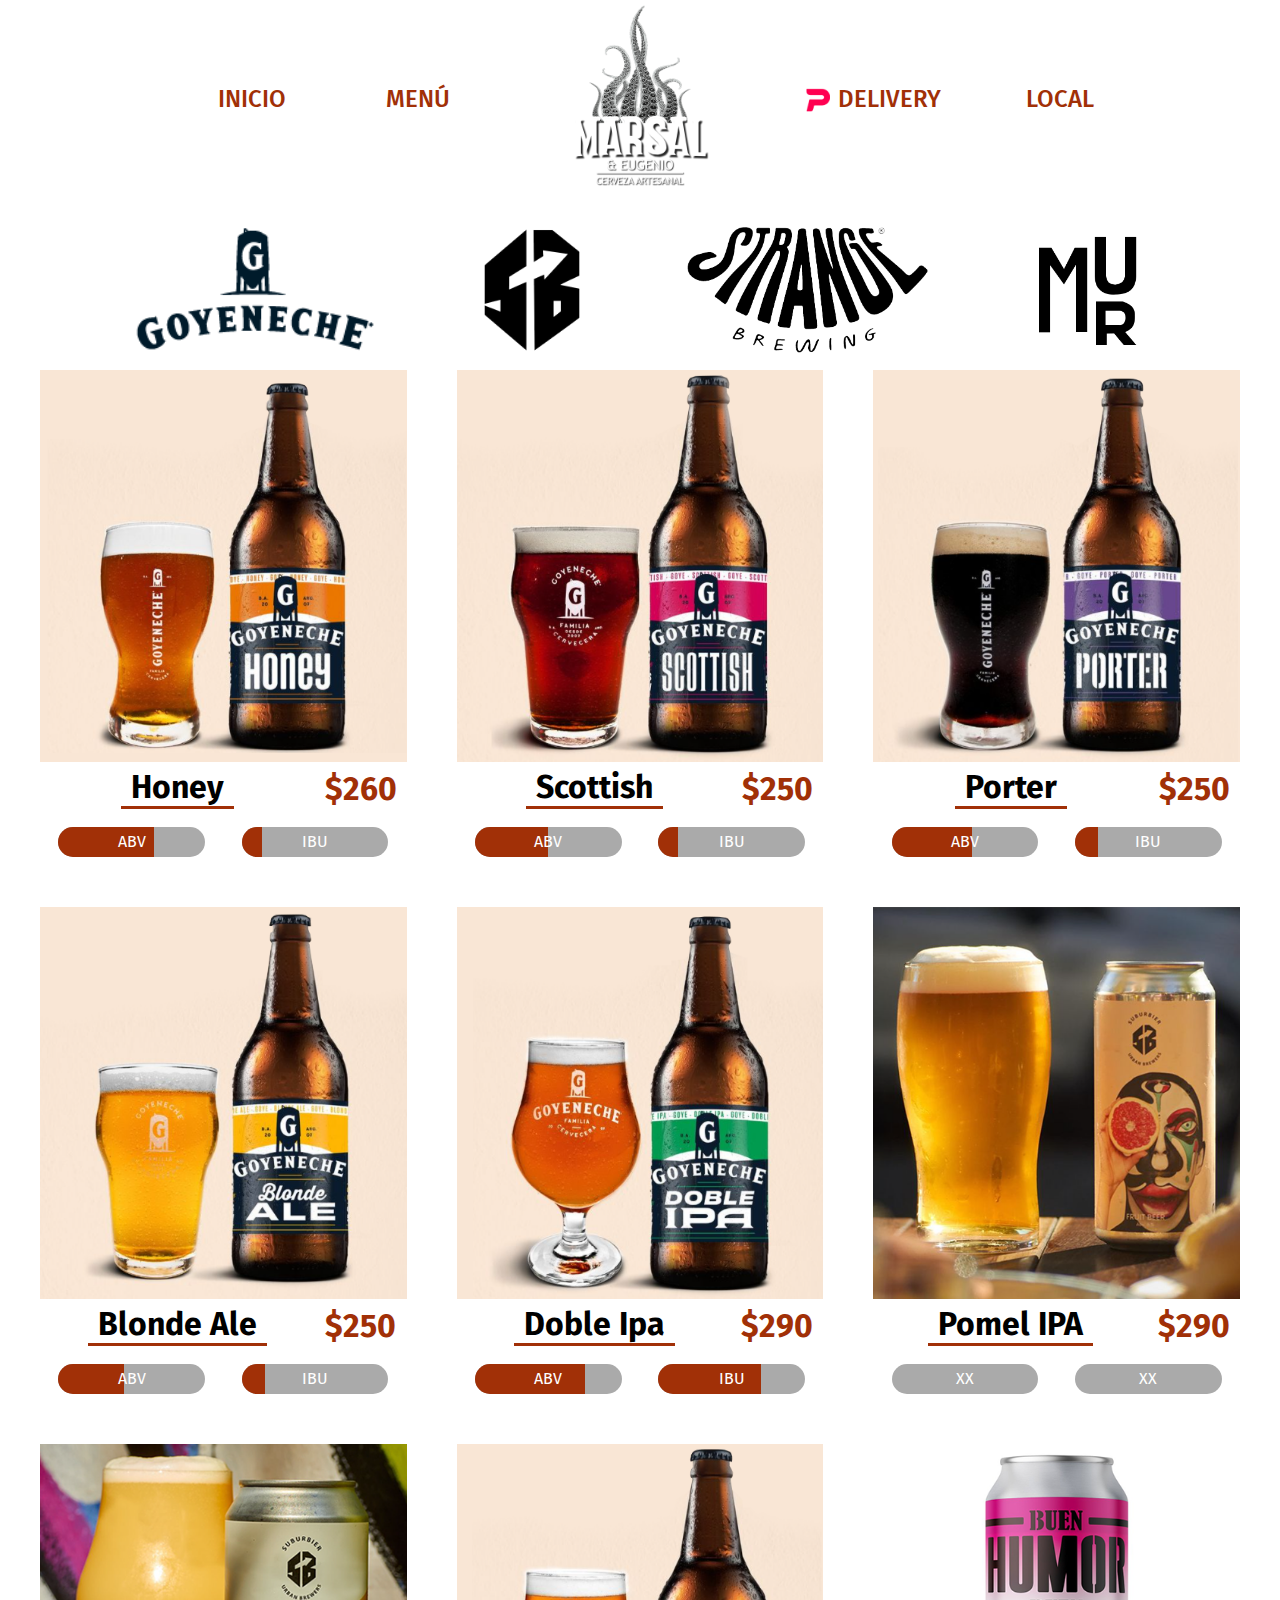
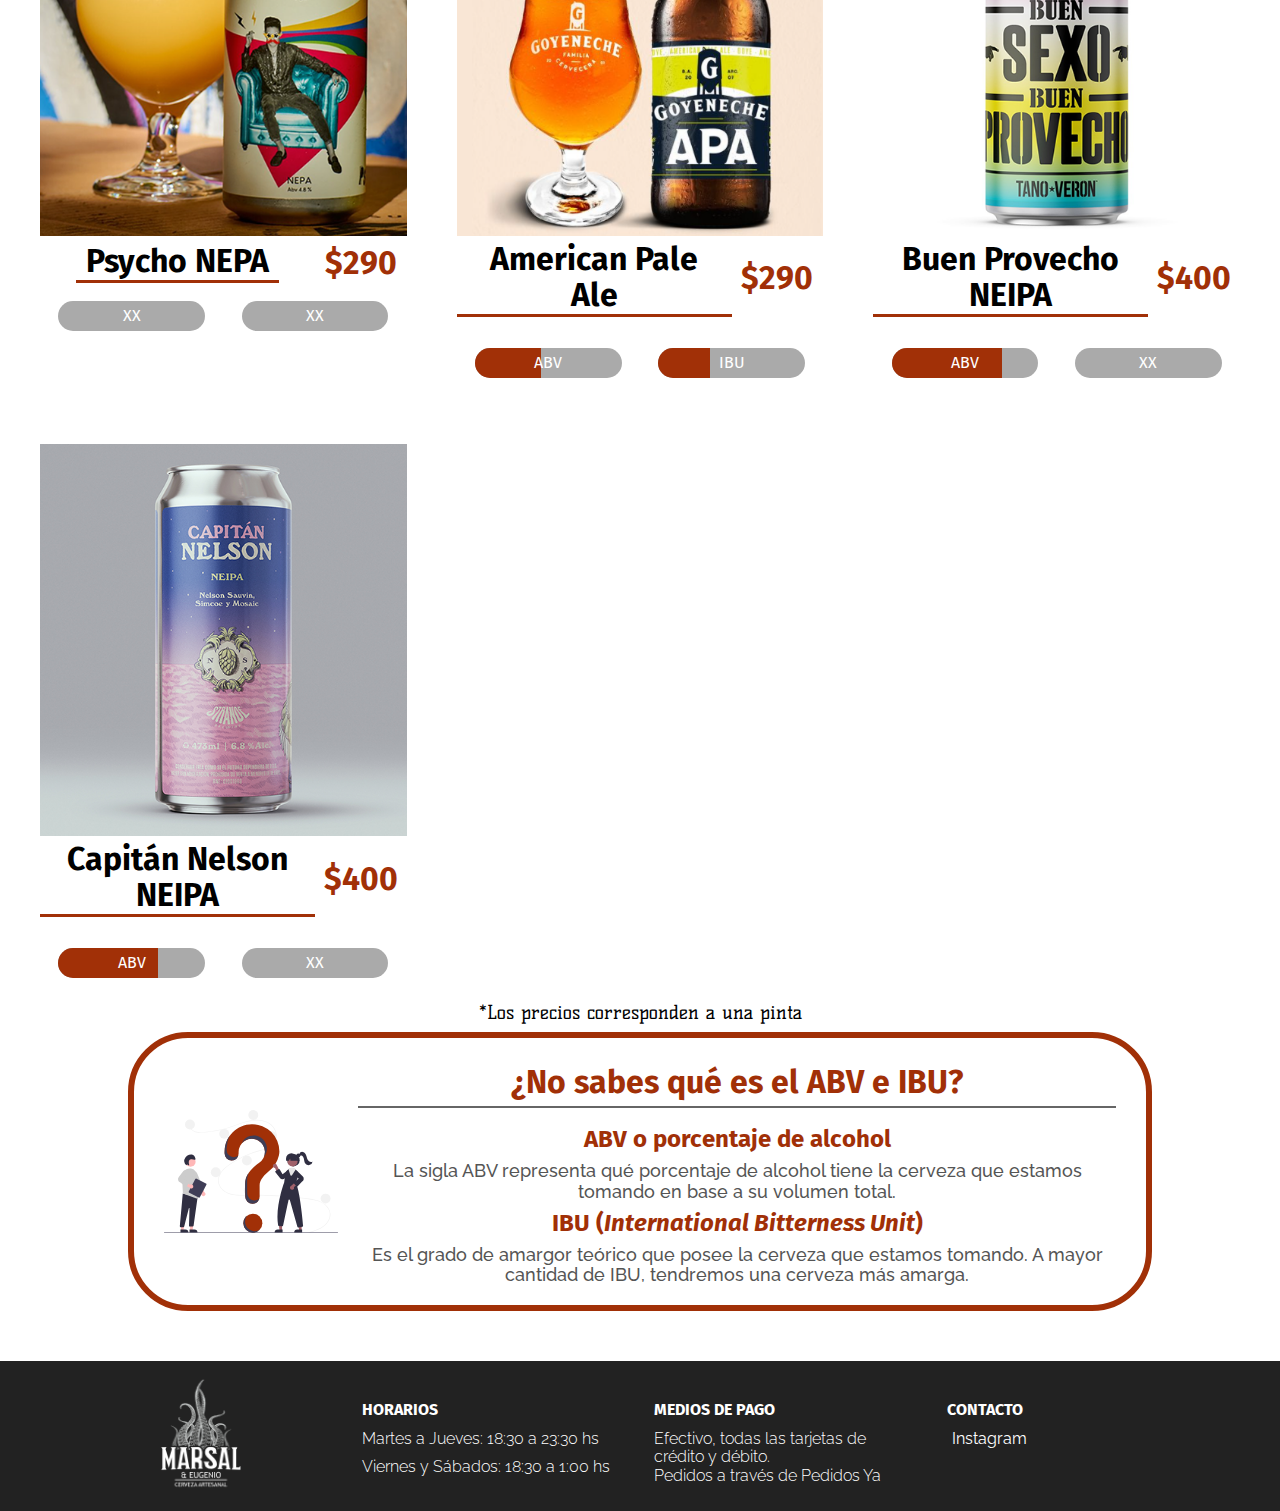
<file: index.html>
<!DOCTYPE html>
<html lang="es">
<head>
    <meta charset="UTF-8">
    <meta http-equiv="X-UA-Compatible" content="IE=edge">
    <meta name="viewport" content="width=device-width, initial-scale=1.0">
    <title>Cervezas - Marsal</title>
    <meta name="keywords" content="cerveza,hamburguesas,bar,cervecería,birra,pizza">
	<meta name="description" content="Bar y cervecería artesanal ubicada en Los Polvorines, Malvinas Argentinas. Brindando la mejor calidad desde 2020">
	<meta name="author" content="Alexis Mendez">
	<meta name="copyright" content="Marsal Cervecería">
	<link rel="icon" href="assets/Logo.png">
	<link rel="stylesheet" type="text/css" href="style2.css">
	<link rel="stylesheet" type="text/css" href="normalize.css">
	<link rel="stylesheet" href="https://use.fontawesome.com/releases/v5.15.4/css/all.css" integrity="sha384-DyZ88mC6Up2uqS4h/KRgHuoeGwBcD4Ng9SiP4dIRy0EXTlnuz47vAwmeGwVChigm" crossorigin="anonymous">
	<link rel="preconnect" href="https://fonts.googleapis.com">
    <link rel="preconnect" href="https://fonts.gstatic.com" crossorigin>
	<link href="https://fonts.googleapis.com/css2?family=Skranji&display=swap" rel="stylesheet">
	<link href="https://fonts.googleapis.com/css2?family=Kelly+Slab&display=swap" rel="stylesheet">
	<link href="https://fonts.googleapis.com/css2?family=Truculenta:wght@300;500;700&display=swap" rel="stylesheet">
	<link href="https://fonts.googleapis.com/css2?family=Staatliches&display=swap" rel="stylesheet">
	<link href="https://fonts.googleapis.com/css2?family=Fira+Sans:wght@300;500;700&display=swap" rel="stylesheet">
	<link href="https://fonts.googleapis.com/css2?family=Raleway:wght@300;500;700&family=Russo+One&display=swap" rel="stylesheet">
</head>
<body>
    <nav class="nav">
		<div class="nav-grid">
			<div class="nav__left">
				<a href="inicio.html">Inicio</a>
				<a href="menu.html">Menú</a>
			</div>
			<img class="logo" src="assets/Logo_bordes.png" alt="Marsal Cervecería">
			<div class="nav__right">
				<a class="nav__link flex-center" href="https://www.pedidosya.com.ar/restaurantes/malvinas-argentinas/marsal-cerveceria-los-polvorines-menu?origin=shop_list">
					<img class="pedidos" src="assets/Pedidos.png" alt="Pedidos Ya">
					Delivery
				</a>
				<a class="nav__link flex-center" href="https://g.page/marsal-cerveceria?share" target="_blank">
					<i class="fas fa-map-marker-alt"></i>Local
				</a>
			</div>
		</div>
		<div class="nav-mobile">
			<div class="nav__button">
				<i class="fas fa-bars"></i>
				<h5>MENU</h5>
				<div class="aside">
					<a class="aside__item" href="index.html">
						<i class="fas fa-home"></i>Inicio
					</a>
					<a class="aside__item" href="menu.html">
						<i class="fas fa-utensils"></i>Menú
					</a>
					<a class="aside__item" href="https://www.pedidosya.com.ar/restaurantes/malvinas-argentinas/marsal-cerveceria-los-polvorines-menu?origin=shop_list">
						<img src="assets/Pedidos.png" alt="Pedidos Ya">
						Delivery
					</a>
					<a class="aside__item" href="https://g.page/marsal-cerveceria?share" target="_blank">
						<i class="fas fa-map-marker-alt"></i>Local
					</a>
				</div>
			</div>
			<img class="logo" src="assets/Logo_bordes.png" alt="Marsal Cervecería">
			<a class="nav__instagram" href="https://www.instagram.com/marsal_cerveceria/" target="_blank"><i class="fab fa-instagram"></i></a>	
		</div>
	</nav>
	<main class="page">
		<section class="container">
			<div class="friends">
				<img src="assets/Goye.png" alt="Goyeneche" class="friends__logo">
				<img src="assets/Suburbier.png" alt="Suburbier" class="friends__logo">
				<img src="assets/Strange.png" alt="Strange Brewing" class="friends__logo">
				<img src="assets/MUR.png" alt="MUR Cerveceria" class="friends__logo">
			</div>
		</section>
		<section class="container beers">
			<div class="beer">
				<div class="container-details">
					<img class="beer__img" src="assets/Beers/Honey.png" alt="Cerveza Honey">
					<p class="beer__details">Cerveza de color dorado profundo con el aporte justo de miel. Perfectamente balanceada y de alta tomabilidad, final seco con retrogusto dulce y aromático.</p>
				</div>
				<div class="beer__description">
					<h2 class="beer__title">Honey</h2>
					<h2 class="beer__price">$260</h2>
					<div class="beer__abv">
						<p>ABV</p>
						<div class="abv__value abv-honey"></div>
					</div>
					<div class="beer__ibu">
						<p>IBU</p>
						<div class="ibu__value ibu-honey"></div>
					</div>
				</div>
			</div>
			<div class="beer">
				<div class="container-details">
					<img class="beer__img" src="assets/Beers/Scottish.png" alt="Cerveza Scottish">
					<p class="beer__details">Cerveza color rojizo brillante en la que destaca el perfil de las maltas. El blend logra complejos sabores y aroma a bizcocho, pan, caramelo y frutos secos.</p>
				</div>
				<div class="beer__description">
					<h2 class="beer__title">Scottish</h2>
					<h2 class="beer__price">$250</h2>
					<div class="beer__abv">
						<p>ABV</p>
						<div class="abv__value abv-sc"></div>
					</div>
					<div class="beer__ibu">
						<p>IBU</p>
						<div class="ibu__value ibu-sc"></div>
					</div>
				</div>
			</div>
			<div class="beer">
				<div class="container-details">
					<img class="beer__img" src="assets/Beers/Porter.png" alt="Cerveza Porter">
					<p class="beer__details">Cerveza negra, posee un sabor complejo y equilibrado. Cuerpo medio, espuma cremosa y persistente. Amargor moderado aportado por los lúpulos y las maltas tostadas. Se perciben notas de café, chocolate, cacao y frutos secos.</p>
				</div>
				<div class="beer__description">
					<h2 class="beer__title">Porter</h2>
					<h2 class="beer__price">$250</h2>
					<div class="beer__abv">
						<p>ABV</p>
						<div class="abv__value abv-por"></div>
					</div>
					<div class="beer__ibu">
						<p>IBU</p>
						<div class="ibu__value ibu-por"></div>
					</div>
				</div>
			</div>
			<div class="beer">
				<div class="container-details">
					<img class="beer__img" src="assets/Beers/Blonde Ale.png" alt="Cerveza Blonde Ale">
					<p class="beer__details">Cerveza rubia de alta tomabilidad, brillante y cristalina. Se percibe el sabor dulce de la malta en perfecto equilibrio con el aroma de los lúpulos que otorgan agradables notas cítricas.</p>
				</div>
				<div class="beer__description">
					<h2 class="beer__title">Blonde Ale</h2>
					<h2 class="beer__price">$250</h2>
					<div class="beer__abv">
						<p>ABV</p>
						<div class="abv__value abv-blonde"></div>
					</div>
					<div class="beer__ibu">
						<p>IBU</p>
						<div class="ibu__value ibu-blonde"></div>
					</div>
				</div>
			</div>
			<div class="beer">
				<div class="container-details">
					<img class="beer__img" src="assets/Beers/Doble Ipa.png" alt="Cerveza Doble Ipa">
					<p class="beer__details">Cerveza de intenso amargor, moderadamente alcohólica. Por su graduación de alcohol, presenta una gran tomabilidad. El balance es hacia el lúpulo que denota características cítricas, frutales y a resina. El amargor es sedoso y no invasivo.</p>
				</div>
				<div class="beer__description">
					<h2 class="beer__title">Doble Ipa</h2>
					<h2 class="beer__price">$290</h2>
					<div class="beer__abv">
						<p>ABV</p>
						<div class="abv__value abv-dipa"></div>
					</div>
					<div class="beer__ibu">
						<p>IBU</p>
						<div class="ibu__value ibu-dipa"></div>
					</div>
				</div>
			</div>
			<div class="beer">
				<div class="container-details">
					<img class="beer__img" src="assets/Beers/Pomel Ipa.png" alt="Cerveza Pomel Ipa">
					<p class="beer__details">Llena de aromas y sabores que te van a volar la cabeza, esta American IPA lleva impregnado el aroma y sabor de la cáscara de pomelo orgánico que lleva en madurada.</p>
				</div>
				<div class="beer__description">
					<h2 class="beer__title">Pomel IPA</h2>
					<h2 class="beer__price">$290</h2>
					<div class="beer__abv">
						<p>XX</p>
						<div class="abv__value abv-na"></div>
					</div>
					<div class="beer__ibu">
						<p>XX</p>
						<div class="ibu__value ibu-na"></div>
					</div>
				</div>
			</div>
			<div class="beer">
				<div class="container-details">
					<img class="beer__img" src="assets/Beers/Psycho NEPA.png" alt="Cerveza Psycho NEPA">
					<p class="beer__details">Una cerveza que se renueva constantemente y que muy probablemente no sea igual a la que pruebes la próxima vez. Fácil de tomar y de disfrutar, se caracteriza por hacer brillar a los lúpulos que le otorgan su intenso aroma cítrico y una Paleta de sabores felices y veraniegos.</p>
				</div>
				<div class="beer__description">
					<h2 class="beer__title">Psycho NEPA</h2>
					<h2 class="beer__price">$290</h2>
					<div class="beer__abv">
						<p>XX</p>
						<div class="abv__value abv-na"></div>
					</div>
					<div class="beer__ibu">
						<p>XX</p>
						<div class="ibu__value ibu-na"></div>
					</div>
				</div>
			</div>
			<div class="beer">
				<div class="container-details">
					<img class="beer__img" src="assets/Beers/APA.png" alt="Cerveza American Pale Ale APA">
					<p class="beer__details">Cerveza lupulada de fuerte carácter cítrico y con una excelente tomabilidad. Cuerpo ligero y refrescante que deja lucir la vitalidad del lúpulo.</p>
				</div>
				<div class="beer__description">
					<h2 class="beer__title">American Pale Ale</h2>
					<h2 class="beer__price">$290</h2>
					<div class="beer__abv">
						<p>ABV</p>
						<div class="abv__value abv-apa"></div>
					</div>
					<div class="beer__ibu">
						<p>IBU</p>
						<div class="ibu__value ibu-apa"></div>
					</div>
				</div>
			</div>
			<div class="beer">
				<div class="container-details">
					<img class="beer__img" src="assets/Beers/Buen provecho.png" alt="Cerveza Buen Provecho NEIPA">
					<p class="beer__details">Una NEIPA brillante, frutada, contundente y picarona.</p>
				</div>
				<div class="beer__description">
					<h2 class="beer__title">Buen Provecho NEIPA</h2>
					<h2 class="beer__price">$400</h2>
					<div class="beer__abv">
						<p>ABV</p>
						<div class="abv__value abv-bp"></div>
					</div>
					<div class="beer__ibu">
						<p>XX</p>
						<div class="ibu__value ibu-na"></div>
					</div>
				</div>
			</div>
			<div class="beer">
				<img class="beer__img" src="assets/Beers/Capitan.png" alt="Cerveza Capitan Nelson NEIPA">
				<div class="beer__description">
					<h2 class="beer__title">Capitán Nelson NEIPA</h2>
					<h2 class="beer__price">$400</h2>
					<div class="beer__abv">
						<p>ABV</p>
						<div class="abv__value abv-cn"></div>
					</div>
					<div class="beer__ibu">
						<p>XX</p>
						<div class="ibu__value ibu-na"></div>
					</div>
				</div>
			</div>
		</section>
		<div class="aclaration">
			<p>*Los precios corresponden a una pinta</p>
		</div>
		<article class="diccionario">
			<img class="flex-center question" src="assets/questions.svg" alt="Question">
			<div class="definitions">
				<h2 class="flex-center dicc">¿No sabes qué es el ABV e IBU?</h2>
				<div class="definition">
					<h3 class="diccionario__title">ABV o porcentaje de alcohol</h2>
					<p class="diccionario__description">La sigla ABV representa qué porcentaje de alcohol tiene la cerveza que estamos tomando en base a su volumen total.</p>
				</div>
				<div class="definition">
					<h3 class="diccionario__title">IBU (<em>International Bitterness Unit</em>)</h2>
					<p class="diccionario__description">Es el grado de amargor teórico que posee la cerveza que estamos tomando. A mayor cantidad de IBU, tendremos una cerveza más amarga.</p>
				</div>
			</div>
		</article>
	</main>
	<footer class="footer">
		<div class="container cont-f">
			<div class="footer__item flex-center">
				<img class="footer__logo" src="assets/Logo.png" alt="Marsal Cerveceria">
			</div>
			<div class="footer__item">
				<div class="hour">
					<h4>HORARIOS</h4>
					<p class="footer__p">Martes a Jueves: 18:30 a 23:30 hs</p>
					<p class="footer__p">Viernes y Sábados: 18:30 a 1:00 hs</p>
				</div>
			</div>
			<div class="footer__item ">
				<div class="pay">
					<h4>MEDIOS DE PAGO</h4>
					<p class="footer__p">Efectivo, todas las tarjetas de crédito y débito. <br>
					Pedidos a través de Pedidos Ya
					</p>
				</div>
			</div>
			<div class="footer__item ">
				<div class="contact">
					<h4>CONTACTO</h4>
					<a class="footer__instagram" href="https://www.instagram.com/marsal_cerveceria/" target="_blank"><i class="fab fa-instagram"></i>Instagram</a>				
				</div>
			</div>
		</div>
    </footer>
</body>
</html>
</file>
<file: style2.css>
:root{
    --marron: #a13007;
}

*{
    font-family: "Fira Sans";
}

.nav{
    overflow: hidden;
}

.nav-mobile{
    display: none;
}

.nav-grid{
    position: relative;
    display: grid;
    width: 80%;
    grid-template-columns: 1fr max-content 1fr;
    grid-template-rows: 200px;
    place-items: center;
    margin: auto;
}

.logo{
    grid-column: 2/3;
    height: 100%;
    display: flex;
    justify-content: center;
}

.nav__left{
    grid-column: 1/2;
    height: 100%;
    width: 100%;
    display: flex;
    position: relative;
    justify-content: space-evenly;
    align-items: center;
    color: var(--marron);
    font-size: 1.5rem;
    text-transform: uppercase;
    font-weight: 500;
}

.nav__left a{
    margin: 0 10px;
}

.nav__right{
    position: relative;
    grid-column: 3/4;
    height: 100%;
    width: 100%;
    color: var(--marron);
    font-size: 1.5rem;
    text-transform: uppercase;
    font-weight: 500;
    display: flex;
    justify-content: space-evenly;
    align-items: center;
}

.nav__link{
    position: relative;
    margin: 0 10px;
}

.nav__link i{
    margin: 0 8px;
}

.pedidos{
    position: relative;
    height: 1.5rem;
    margin: 0 8px;
}

.page{
    position: relative;
    width: 100%;
    font-family: "Fira Sans";
    margin-top: 10px;
}

.container{
    position: relative;
    width: 1200px;
    margin: auto;
    overflow: hidden;
    text-align: center;
}

.friends{
    display: flex;
    flex-wrap: wrap;
    height: 160px;
    justify-content: space-evenly;
    align-items: center;
    padding: 10px 0;
}

.friends__logo{
    height: 90%;
    margin: 0 10px;
    min-width: max-content;
}

.beers{
    display: grid;
    grid-template-columns: repeat(3,1fr);
    grid-template-rows: auto;
    gap: 50px;
    place-items: center;
}

.beer{
    position: relative;
    height: 100%;
    overflow: hidden;
}

.beer__img{
    position: relative;
    width: 100%;
}

.container-details{
    position: relative;
}

.beer__details{
    display: flex;
    flex-direction: column;
    text-align: center;
    justify-content: center;
    position: absolute;
    top: 0;
    width: 100%;
    height: 100%;
    background: #000000b3;
    color: #fff;
    font-size: 1.4rem;
    padding: 0 50px;
    font-family: "Truculenta";
    transform: translateY(-110%);
    transition: transform 0.6s ease-out;
}

.container-details:hover > .beer__details{
    transform: translateY(0);
}

.beer__description{
    display: grid;
    position: relative;
    grid-template-columns: repeat(4,1fr);
    grid-template-rows: repeat(2,1fr);
    place-items: center;
}

.beer__title{
    grid-column: 1/4;
    grid-row: 1/2;
    font-size: 2rem;
    padding: 0 10px;
    border-bottom: 3px solid var(--marron);
}

.beer__price{
    grid-column: 4/5;
    grid-row: 1/2;
    font-size: 2rem;
    color: var(--marron);
}

.beer__abv{
    position: relative;
    grid-column: 1/3;
    grid-row: 2/3;
    width: 80%;
    height: 30px;
    border-radius: 20px;
    background: #aaa;
    text-align: center;
    overflow: hidden;
    margin-top: 15px;
}

.beer__abv p{
    position: absolute;
    width: 100%;
    margin-top: 6px;
    color: #fff;
}

.abv__value{
    height: 100%;
    background: var(--marron);
    border-radius: px;
    padding: 0 10px;
    display: flex;
    flex-direction: column;
    justify-content: center;
    color: #fff;
}

.beer__ibu{
    grid-column: 3/5;
    grid-row: 2/3;
    position: relative;
    width: 80%;
    height: 30px;
    border-radius: 20px;
    background: #aaa;
    text-align: center;
    overflow: hidden;
    margin-top: 15px;
}

.beer__ibu p{
    position: absolute;
    width: 100%;
    margin-top: 6px;
    color: #fff;
}

.ibu__value{
    height: 100%;
    background: var(--marron);
    padding: 0 10px;
    display: flex;
    flex-direction: column;
    justify-content: center;
    color: #fff;
}

.abv-honey{
    width: 65%;
}
.ibu-honey{
    width: 12%;
}
.abv-sc{
    width: 50%;
}
.ibu-sc{
    width: 7%;
}
.abv-apa{
    width: 45%;
}
.ibu-apa{
    width: 35%;
}
.abv-blonde{
    width: 45%;
}
.ibu-blonde{
    width: 16%;
}
.abv-dipa{
    width: 75%;
}
.ibu-dipa{
    width: 70%;
}
.abv-por{
    width: 55%;
}
.ibu-por{
    width: 16%;
}
.abv-bp{
    width: 75%;
}
.abv-cn{
    width: 68%;
}
.abv-na{
    display: none;
}
.ibu-na{
    display: none;
}

.aclaration{
    width: 100%;
    text-align: center;
}

.aclaration p{
    font-family: "Kelly Slab";
    font-weight: 500;
    font-size: 1.2rem;
    line-height: 2;
}

.diccionario{
    position: relative;
    text-align: center;
    width: 80%;
    margin: auto;
    display: flex;
    border: 6px solid var(--marron);
    border-radius: 60px;
    padding: 20px;
    margin-bottom: 50px;
}

.flex-center{
    display: flex;
    align-items: center;
    justify-content: center;
}

.question{
    width: 20%;
    padding: 0 10px;
}

.definitions{
    width: 80%;
    display: flex;
    flex-direction: column;
    padding: 0 10px;
}

.dicc{
    font-size: 2rem;
    color: var(--marron);
    line-height: 1.5;
    border-bottom: 2px solid #666;
    margin-bottom: 10px;
}

.diccionario__title{
    font-size: 1.5rem;
    line-height: 1.8;
    color: var(--marron);
}

.diccionario__description{
    font-size: 1.1rem;
    color: #555;
    font-weight: 500;
    font-family: 'Raleway', sans-serif;
}

.footer{
    height: 150px;
    background: #222;
}

.cont-f{
    height: 100%;
    display: flex;
    position: relative;
    font-size: 1rem;
    justify-content: space-evenly;
    color: #fff;
    text-align: left;
}

.footer__item{
    height: 100%;
    width: 22%;
    padding-top: 40px;
}

.footer__item:nth-child(1){
    padding-top: 0;
}

.footer__logo{
    height: 80%;
}

.footer__p{
    font-family: "Raleway";
    font-weight: 300;
    margin-top: 10px;
    font-size: 1rem;
}

.contact h4{
    margin-bottom: 10px;
}

.footer__instagram{
    font-size: 1rem;
    font-family: "Raleway";
}

.footer__instagram i{
    margin-right: 5px;
}

@media screen and (max-width: 1250px){
    .nav-grid{
        width: 90%;
    }
    .container{
        width: 800px;
    }
    .beers{
        grid-template-columns: 1fr 1fr;
    }
    .beer__details{
        padding: 0 20px;
        font-size: 1rem;
    }
    .friends{
        height: 120px;
    }
    .question{
        width: 30%;
    }
    .dicc{
        font-size: 1.6rem;
    }
    .diccionario__title{
        font-size: 1.2rem;
    }
    .diccionario__description{
        font-size: 1rem;
    }
    .footer__item{
        padding-top: 20px;
    }
}

@media screen and (max-width: 850px) {
    .nav-grid{
        grid-template-rows: 150px;
    }
    .nav__left{
        font-size: 1.1rem;
    }
    .nav__right{
        font-size: 1.1rem;
    }
    .pedidos{
        height: 1rem;
    }
    .container{
        width: 80%;
    }
    .friends{
        height: 130px;
    }
    .friends__logo{
        height: 90px;
    }
    .beer__title{
        font-size: 1.5rem;
    }
    .beer__price{
        font-size: 1.5rem;
    }
    .beer__abv{
        height: 25px;
    }
    .beer__ibu{
        height: 25px;
    }
    .beer__abv p{
        font-size: 1rem;
        margin-top: 4px;
    }
    .beer__ibu p{
        font-size: 1rem;
        margin-top: 4px;
    }
    .aclaration p{
        font-size: 1rem;
    }
    .dicc{
        font-size: 1.3rem;
    }
    .diccionario__title{
        font-size: 1rem;
    }
    .diccionario__description{
        font-size: 0.8rem;
    }
    .cont-f{
        font-size: 0.9rem;
        width: 90%;
    }
    .footer__p{
        font-size: 0.7rem;
    }
    .footer__instagram{
        font-size: 0.7rem;
    }
    .footer__item{
        padding-top: 30px;
    }
}

@media screen and (max-width: 550px) {
    .friends{
        height: 140px;
    }
    .friends__logo{
        height: 60px;
    }
    .beers{
        grid-template-columns: 1fr;
    }
    .question{
        display: none;
    }
    .definitions{
        width: 100%;
    }
    .nav-grid{
        display: none;
    }
    .nav-mobile{
        display: flex;
        position: relative;
        width: 100%;
        height: 100px;
        justify-content: space-between;
        align-items: center;
        z-index: 1;
    }
    .nav__button{
        position: relative;
        display: flex;
        justify-content: left;
        width: 30%;
        padding-left: 20px;
    }
    .nav__instagram{
        width: 30%;
        position: relative;
        display: flex;
        justify-content: right;
        padding-right: 20px;
        font-size: 1.1rem;
    }
    .nav__button i{
        margin-right: 10px;
    }
    .nav__button h5{
        font-size: 1rem;
        font-family: "Skranji";
        font-weight: 500;
    }
    .aside{
        position: fixed;
        width: 60%;
        height: 100vh;
        display: flex;
        flex-direction: column;
        top: 0;
        left: 0;
        background: #ffffffee;
        box-sizing: border-box;
        transform: translateX(-300%);
        transition: transform 0.7s;
        box-shadow: 120px 0px 120px 120px #0000009a;
        justify-content: center;
    }
    .nav__button:hover > .aside{
        transform: translateX(0);
    }
    .aside__item{
        position: relative;
        width: 100%;
        justify-content: center;
        font-size: 1.5rem;
        display: flex;
        padding: 10px 0;
        border-top: 1px solid #66666631;
    }
    .aside__item:last-child{
        border-bottom: 1px solid #66666631;
    }
    .aside__item img{
        width: 1.5rem;
        height: 1.5rem;
        margin-right: 10px;
    }
    .nav-mobile img{
        height: 90%;
    }
    .footer{
        height: 400px;
        background: #222;
    }
    .cont-f{
        height: 100%;
        display: flex;
        flex-direction: column;
        position: relative;
        font-size: 1rem;
        justify-content: space-evenly;
        color: #fff;
        text-align: center;
    }
    .footer__item{
        width: 100%;
    }
    .footer__item{
        padding-top: 10px;
    }
    .footer__item:nth-child(1){
        padding-top: 10px;
    }
    .footer__logo{
        height: 150px;
    }
}

/* 4k */

@media screen and (min-width: 2000px) {
    .nav-flex{
        grid-template-rows: 250px;
    }
    .nav__left{
        font-size: 2.2rem;
    }
    .nav__right{
        font-size: 2.2rem;
    }
    .pedidos{
        height: 2.2rem;
    }
    .container{
        width: 80%;
    }
    .friends{
        height: 300px;
    }
    .friends__logo{
        height: 200px;
    }
    .dicc{
        font-size: 3rem;
    }
    .diccionario__title{
        font-size: 2.2rem;
    }
    .diccionario__description{
        font-size: 1.7rem;
    }
    .aclaration p{
        font-size: 1.5rem;
    }
    .beer__title{
        font-size: 2.5rem;
    }
    .beer__price{
        font-size: 2.5rem;
    }
    .beer__abv{
        height: 40px;
    }
    .beer__ibu{
        height: 40px;
    }
    .beer__abv p{
        font-size: 1.5rem;
    }
    .beer__ibu p{
        font-size: 1.5rem;
    }
}
</file>
